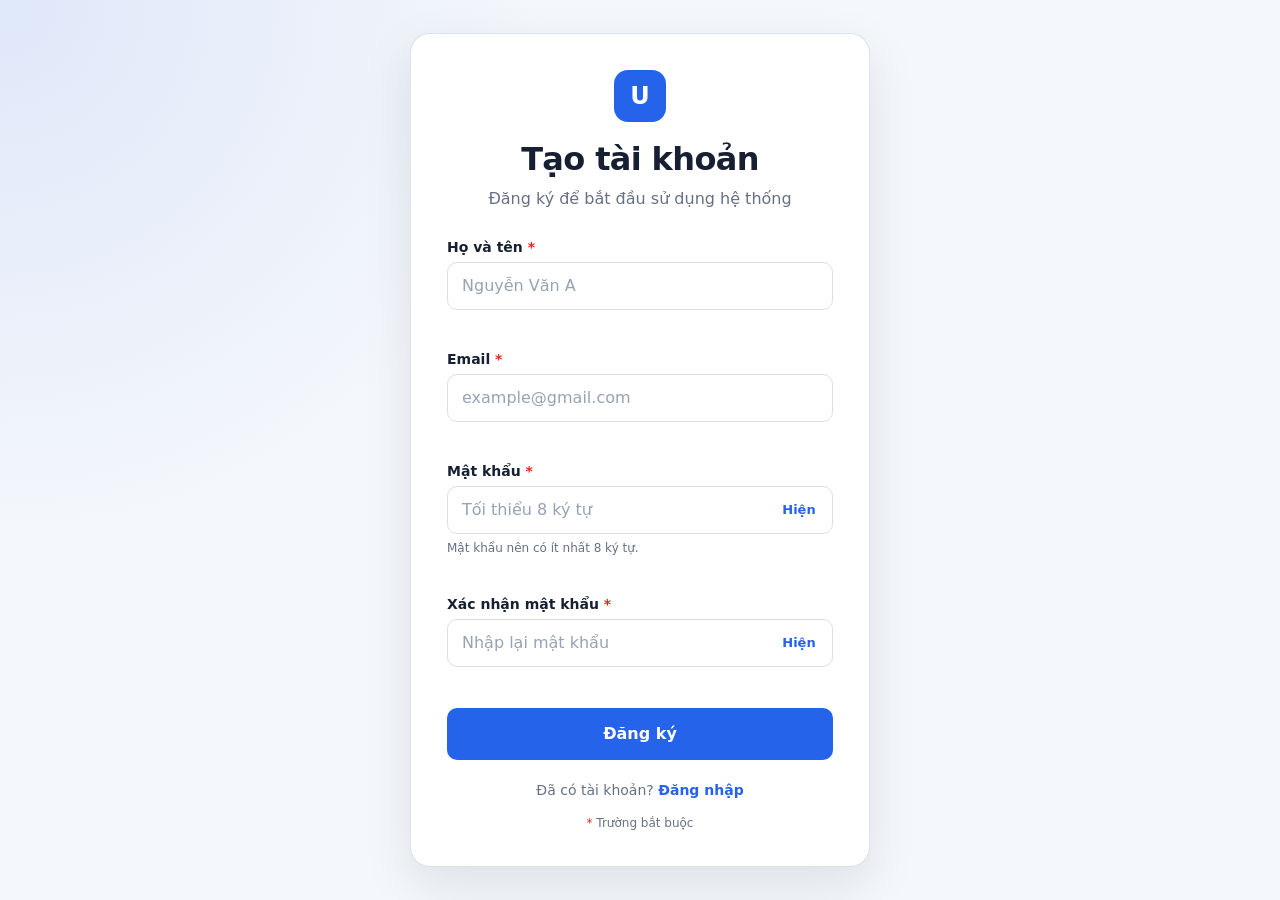
<file: index.html>
<!DOCTYPE html>
<html lang="vi">
<head>
    <meta charset="UTF-8">
    <meta name="viewport" content="width=device-width, initial-scale=1.0">
    <meta name="description" content="Trang đăng ký người dùng - Bài tập thiết kế UI/UX">
    <title>Đăng ký tài khoản</title>
    <link rel="stylesheet" href="style.css">
</head>
<body>
    <main class="page">
        <section class="auth-card" aria-labelledby="register-title">
            <div class="brand" aria-hidden="true">
                <span class="brand-icon">U</span>
            </div>

            <div class="heading">
                <h1 id="register-title">Tạo tài khoản</h1>
                <p>Đăng ký để bắt đầu sử dụng hệ thống</p>
            </div>

            <form id="registerForm" class="register-form" novalidate>
                <div class="form-group">
                    <label for="fullName">Họ và tên <span class="required">*</span></label>
                    <input
                        type="text"
                        id="fullName"
                        name="fullName"
                        placeholder="Nguyễn Văn A"
                        autocomplete="name"
                        required
                        minlength="2"
                    >
                    <small class="error-message" id="fullNameError"></small>
                </div>

                <div class="form-group">
                    <label for="email">Email <span class="required">*</span></label>
                    <input
                        type="email"
                        id="email"
                        name="email"
                        placeholder="example@gmail.com"
                        autocomplete="email"
                        required
                    >
                    <small class="error-message" id="emailError"></small>
                </div>

                <div class="form-group">
                    <label for="password">Mật khẩu <span class="required">*</span></label>
                    <div class="password-wrapper">
                        <input
                            type="password"
                            id="password"
                            name="password"
                            placeholder="Tối thiểu 8 ký tự"
                            autocomplete="new-password"
                            minlength="8"
                            required
                        >
                        <button class="password-toggle" type="button" data-target="password" aria-label="Hiện mật khẩu">Hiện</button>
                    </div>
                    <small class="hint">Mật khẩu nên có ít nhất 8 ký tự.</small>
                    <small class="error-message" id="passwordError"></small>
                </div>

                <div class="form-group">
                    <label for="confirmPassword">Xác nhận mật khẩu <span class="required">*</span></label>
                    <div class="password-wrapper">
                        <input
                            type="password"
                            id="confirmPassword"
                            name="confirmPassword"
                            placeholder="Nhập lại mật khẩu"
                            autocomplete="new-password"
                            required
                        >
                        <button class="password-toggle" type="button" data-target="confirmPassword" aria-label="Hiện mật khẩu">Hiện</button>
                    </div>
                    <small class="error-message" id="confirmPasswordError"></small>
                </div>

                <button class="primary-button" type="submit">Đăng ký</button>
            </form>

            <p class="login-link">
                Đã có tài khoản?
                <a href="#" aria-label="Đăng nhập">Đăng nhập</a>
            </p>

            <p class="required-note"><span class="required">*</span> Trường bắt buộc</p>
        </section>
    </main>

    <script>
        const form = document.getElementById("registerForm");

        const fields = {
            fullName: document.getElementById("fullName"),
            email: document.getElementById("email"),
            password: document.getElementById("password"),
            confirmPassword: document.getElementById("confirmPassword")
        };

        function showError(fieldName, message) {
            const field = fields[fieldName];
            const error = document.getElementById(fieldName + "Error");
            field.classList.add("invalid");
            field.setAttribute("aria-invalid", "true");
            error.textContent = message;
        }

        function clearError(fieldName) {
            const field = fields[fieldName];
            const error = document.getElementById(fieldName + "Error");
            field.classList.remove("invalid");
            field.removeAttribute("aria-invalid");
            error.textContent = "";
        }

        function validate() {
            let valid = true;

            Object.keys(fields).forEach(clearError);

            if (fields.fullName.value.trim().length < 2) {
                showError("fullName", "Vui lòng nhập họ và tên.");
                valid = false;
            }

            if (!fields.email.validity.valid) {
                showError("email", "Vui lòng nhập email hợp lệ.");
                valid = false;
            }

            if (fields.password.value.length < 8) {
                showError("password", "Mật khẩu phải có ít nhất 8 ký tự.");
                valid = false;
            }

            if (fields.confirmPassword.value !== fields.password.value) {
                showError("confirmPassword", "Mật khẩu xác nhận chưa khớp.");
                valid = false;
            }

            return valid;
        }

        form.addEventListener("submit", function (event) {
            event.preventDefault();

            if (validate()) {
                window.location.href = "success.html";
            }
        });

        Object.values(fields).forEach((field) => {
            field.addEventListener("input", () => {
                if (field.value.trim() !== "") {
                    clearError(field.id);
                }
            });
        });

        document.querySelectorAll(".password-toggle").forEach((button) => {
            button.addEventListener("click", () => {
                const input = document.getElementById(button.dataset.target);
                const isPassword = input.type === "password";
                input.type = isPassword ? "text" : "password";
                button.textContent = isPassword ? "Ẩn" : "Hiện";
                button.setAttribute("aria-label", isPassword ? "Ẩn mật khẩu" : "Hiện mật khẩu");
            });
        });
    </script>
</body>
</html>
</file>
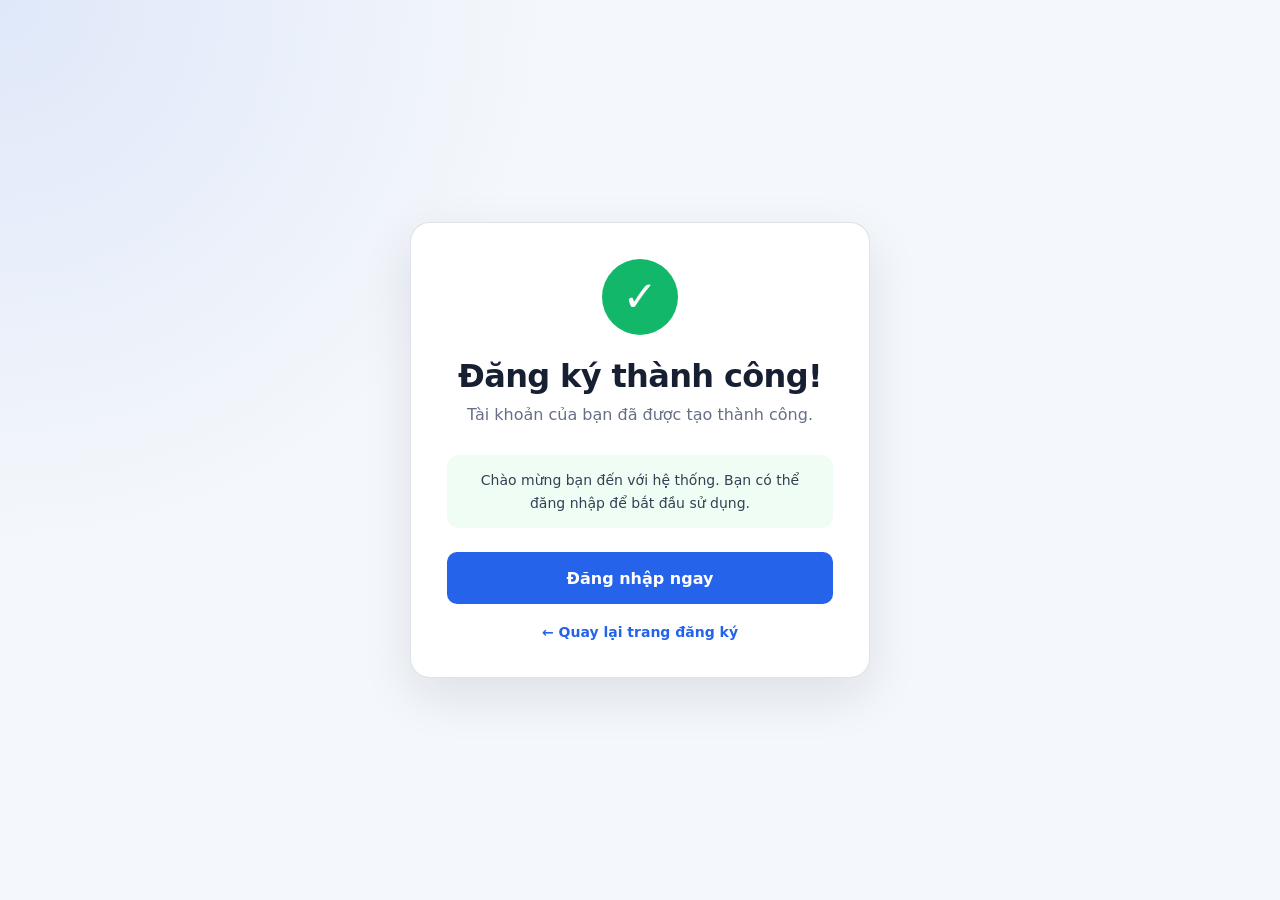
<file: success.html>
<!DOCTYPE html>
<html lang="vi">
<head>
    <meta charset="UTF-8">
    <meta name="viewport" content="width=device-width, initial-scale=1.0">
    <meta name="description" content="Đăng ký tài khoản thành công">
    <title>Đăng ký thành công</title>
    <link rel="stylesheet" href="style.css">
</head>
<body>
    <main class="page">
        <section class="auth-card success-card" aria-labelledby="success-title">
            <div class="success-icon" aria-hidden="true">✓</div>

            <div class="heading">
                <h1 id="success-title">Đăng ký thành công!</h1>
                <p>Tài khoản của bạn đã được tạo thành công.</p>
            </div>

            <div class="success-message">
                <p>Chào mừng bạn đến với hệ thống. Bạn có thể đăng nhập để bắt đầu sử dụng.</p>
            </div>

            <a class="primary-button button-link" href="index.html">Đăng nhập ngay</a>

            <a class="back-link" href="index.html">← Quay lại trang đăng ký</a>
        </section>
    </main>
</body>
</html>
</file>
<file: style.css>
/* =========================================================
   UI/UX Registration Page
   Responsive: mobile, tablet, desktop
   ========================================================= */

:root {
    --primary: #2563eb;
    --primary-dark: #1d4ed8;
    --text: #172033;
    --muted: #667085;
    --border: #d9dee8;
    --background: #f4f7fb;
    --white: #ffffff;
    --error: #d92d20;
    --success: #12b76a;
    --focus: rgba(37, 99, 235, 0.16);
    --shadow: 0 18px 50px rgba(15, 23, 42, 0.10);
}

* {
    box-sizing: border-box;
}

html {
    scroll-behavior: smooth;
}

body {
    margin: 0;
    min-height: 100vh;
    font-family: Inter, ui-sans-serif, system-ui, -apple-system, BlinkMacSystemFont,
        "Segoe UI", sans-serif;
    color: var(--text);
    background:
        radial-gradient(circle at top left, rgba(37, 99, 235, 0.10), transparent 35%),
        var(--background);
}

button,
input {
    font: inherit;
}

.page {
    min-height: 100vh;
    display: flex;
    align-items: center;
    justify-content: center;
    padding: 32px 16px;
}

.auth-card {
    width: min(100%, 460px);
    padding: 36px;
    background: var(--white);
    border: 1px solid rgba(217, 222, 232, 0.85);
    border-radius: 20px;
    box-shadow: var(--shadow);
}

.brand {
    display: flex;
    justify-content: center;
    margin-bottom: 18px;
}

.brand-icon {
    width: 52px;
    height: 52px;
    display: grid;
    place-items: center;
    border-radius: 14px;
    color: var(--white);
    background: var(--primary);
    font-size: 24px;
    font-weight: 800;
}

.heading {
    text-align: center;
    margin-bottom: 28px;
}

.heading h1 {
    margin: 0 0 8px;
    font-size: clamp(26px, 5vw, 32px);
    line-height: 1.2;
    letter-spacing: -0.02em;
}

.heading p {
    margin: 0;
    color: var(--muted);
    line-height: 1.5;
}

.register-form {
    display: grid;
    gap: 18px;
}

.form-group {
    display: grid;
    gap: 7px;
}

.form-group label {
    font-size: 14px;
    font-weight: 700;
}

.required {
    color: var(--error);
}

.form-group input {
    width: 100%;
    min-height: 48px;
    padding: 12px 14px;
    border: 1px solid var(--border);
    border-radius: 10px;
    outline: none;
    color: var(--text);
    background: var(--white);
    transition: border-color 0.2s ease, box-shadow 0.2s ease;
}

.form-group input::placeholder {
    color: #98a2b3;
}

.form-group input:focus {
    border-color: var(--primary);
    box-shadow: 0 0 0 4px var(--focus);
}

.form-group input.invalid {
    border-color: var(--error);
}

.password-wrapper {
    position: relative;
}

.password-wrapper input {
    padding-right: 72px;
}

.password-toggle {
    position: absolute;
    top: 50%;
    right: 8px;
    transform: translateY(-50%);
    min-width: 52px;
    min-height: 36px;
    padding: 6px 8px;
    border: 0;
    border-radius: 8px;
    color: var(--primary);
    background: transparent;
    cursor: pointer;
    font-size: 13px;
    font-weight: 700;
}

.password-toggle:hover,
.password-toggle:focus-visible {
    background: #eff6ff;
    outline: none;
}

.hint {
    color: var(--muted);
    font-size: 12px;
}

.error-message {
    min-height: 16px;
    color: var(--error);
    font-size: 12px;
}

.primary-button {
    width: 100%;
    min-height: 52px;
    display: inline-flex;
    align-items: center;
    justify-content: center;
    padding: 12px 20px;
    border: 0;
    border-radius: 10px;
    color: var(--white);
    background: var(--primary);
    cursor: pointer;
    font-weight: 800;
    text-decoration: none;
    transition: background 0.2s ease, transform 0.15s ease, box-shadow 0.2s ease;
}

.primary-button:hover {
    background: var(--primary-dark);
    box-shadow: 0 8px 18px rgba(37, 99, 235, 0.22);
}

.primary-button:active {
    transform: translateY(1px);
}

.primary-button:focus-visible,
.login-link a:focus-visible,
.back-link:focus-visible {
    outline: 3px solid rgba(37, 99, 235, 0.28);
    outline-offset: 3px;
}

.login-link {
    margin: 22px 0 0;
    text-align: center;
    color: var(--muted);
    font-size: 14px;
}

.login-link a,
.back-link {
    color: var(--primary);
    font-weight: 700;
    text-decoration: none;
}

.login-link a:hover,
.back-link:hover {
    text-decoration: underline;
}

.required-note {
    margin: 18px 0 0;
    color: var(--muted);
    text-align: center;
    font-size: 12px;
}

/* Success page */

.success-card {
    text-align: center;
}

.success-icon {
    width: 76px;
    height: 76px;
    margin: 0 auto 22px;
    display: grid;
    place-items: center;
    border-radius: 50%;
    color: var(--white);
    background: var(--success);
    font-size: 42px;
    font-weight: 800;
}

.success-message {
    margin: 0 0 24px;
    padding: 14px 16px;
    border-radius: 12px;
    background: #f0fdf4;
}

.success-message p {
    margin: 0;
    color: #344054;
    line-height: 1.6;
    font-size: 14px;
}

.button-link {
    margin-bottom: 18px;
}

.back-link {
    display: inline-block;
    font-size: 14px;
}

/* Tablet */

@media (max-width: 600px) {
    .page {
        padding: 20px 12px;
    }

    .auth-card {
        padding: 28px 20px;
        border-radius: 16px;
    }
}

/* Mobile */

@media (max-width: 380px) {
    .auth-card {
        padding: 24px 16px;
    }

    .heading {
        margin-bottom: 22px;
    }

    .heading h1 {
        font-size: 25px;
    }

    .register-form {
        gap: 15px;
    }
}

/* Reduced motion accessibility */

@media (prefers-reduced-motion: reduce) {
    html {
        scroll-behavior: auto;
    }

    *,
    *::before,
    *::after {
        transition: none !important;
    }
}
</file>
